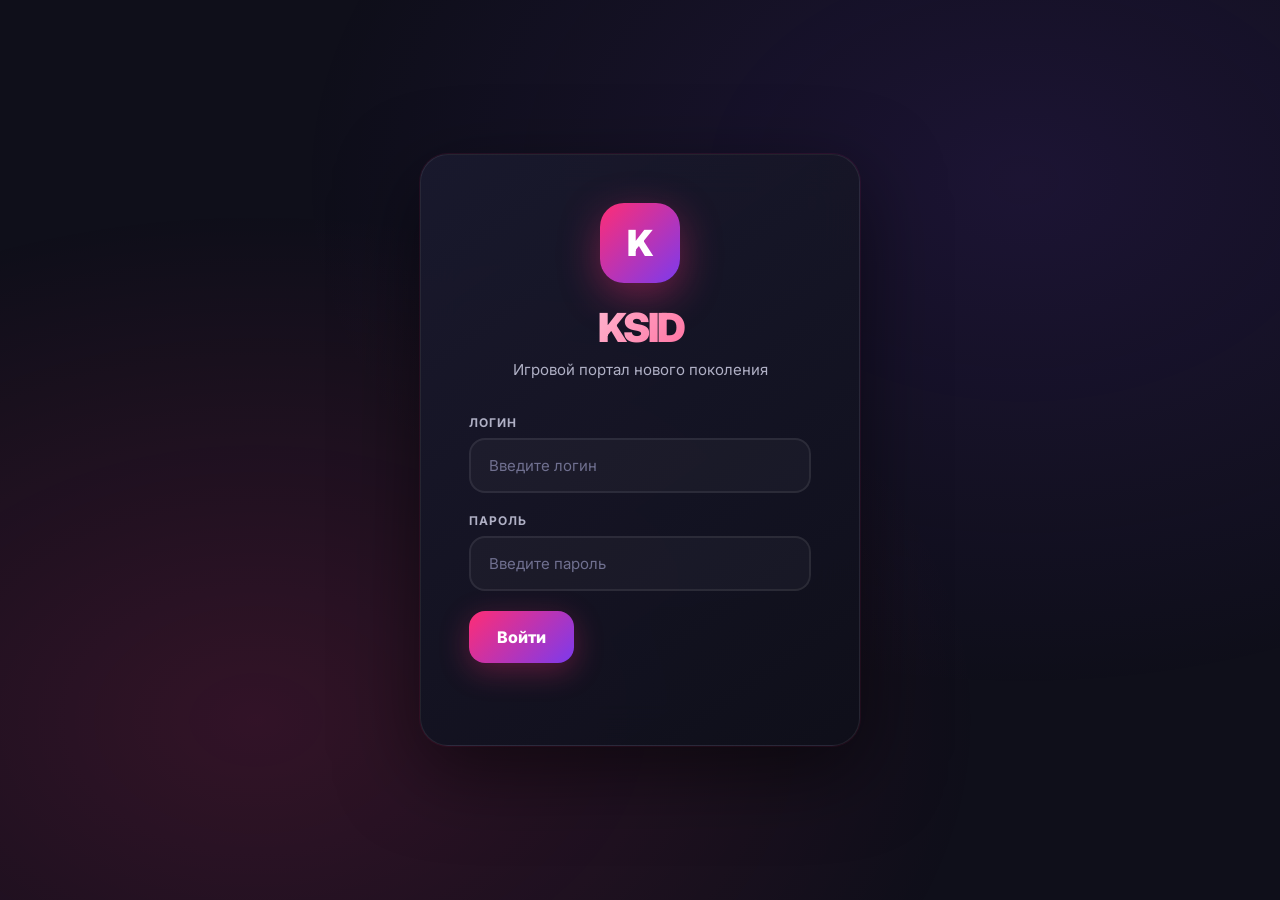
<file: index.html>
<!DOCTYPE html>
<html lang="ru">
<head>
<meta charset="UTF-8">
<meta name="viewport" content="width=device-width, initial-scale=1.0">
<title>KSID — Игровой портал</title>
<link href="https://fonts.googleapis.com/css2?family=Inter:wght@300;400;500;600;700;800;900&display=swap" rel="stylesheet">
<link rel="stylesheet" href="css/style.css">
<base target="_blank">
</head>
<body>

<div class="particles" id="particles"></div>

<!-- LOGIN -->
<div class="login-screen" id="loginScreen">
  <div class="login-card">
    <div class="login-logo">
      <div class="login-logo-icon">K</div>
      <h1>KSID</h1>
      <p>Игровой портал нового поколения</p>
    </div>
    <div class="input-group">
      <label>Логин</label>
      <div class="input-wrapper">
        <input type="text" id="loginInput" placeholder="Введите логин" autocomplete="off">
      </div>
    </div>
    <div class="input-group">
      <label>Пароль</label>
      <div class="input-wrapper">
        <input type="password" id="passwordInput" placeholder="Введите пароль">
      </div>
    </div>
    <button class="btn-glow" onclick="login()">Войти</button>
    <div class="error-msg" id="errorMsg"></div>
  </div>
</div>

<!-- APP -->
<div class="app" id="app">

<header class="header">
  <div class="header-inner">
    <a href="index.html" class="header-logo">
      <div class="header-logo-icon">K</div>
      KSID
    </a>
    <div class="header-search">
      <input type="text" placeholder="Поиск игр..." id="searchInput" onkeyup="searchGames()">
    </div>
    <div class="header-actions">
      <div class="account-menu">
        <button class="account-btn" onclick="toggleAccountMenu()">
          <div class="account-avatar" id="userAvatar">A</div>
          <span class="account-name" id="userName">Admin</span>
          <svg width="16" height="16" viewBox="0 0 24 24" fill="none" stroke="currentColor" stroke-width="2"><path d="M6 9l6 6 6-6"/></svg>
        </button>
        <div class="account-dropdown" id="accountDropdown">
          <div class="account-dropdown-header">
            <div class="account-avatar" id="dropdownAvatar">A</div>
            <div class="info">
              <h4 id="dropdownName">Admin</h4>
              <div class="email" id="dropdownEmail">admin@ksid.local</div>
              <div class="role" id="dropdownRole">Администратор</div>
            </div>
          </div>
          <button class="account-dropdown-item" onclick="changeAvatar()">
            <svg viewBox="0 0 24 24" fill="none" stroke="currentColor" stroke-width="2"><path d="M20 21v-2a4 4 0 00-4-4H8a4 4 0 00-4 4v2"/><circle cx="12" cy="7" r="4"/></svg>
            Сменить аватар
          </button>
          <button class="account-dropdown-item" onclick="openModal('emailModal')">
            <svg viewBox="0 0 24 24" fill="none" stroke="currentColor" stroke-width="2"><path d="M4 4h16c1.1 0 2 .9 2 2v12c0 1.1-.9 2-2 2H4c-1.1 0-2-.9-2-2V6c0-1.1.9-2 2-2z"/><polyline points="22,6 12,13 2,6"/></svg>
            Привязать Email
          </button>
          <button class="account-dropdown-item" onclick="openModal('changeEmailModal')">
            <svg viewBox="0 0 24 24" fill="none" stroke="currentColor" stroke-width="2"><path d="M17 21v-2a4 4 0 00-4-4H5a4 4 0 00-4 4v2"/><circle cx="9" cy="7" r="4"/><path d="M23 21v-2a4 4 0 00-3-3.87"/><path d="M16 3.13a4 4 0 010 7.75"/></svg>
            Сменить Email
          </button>
          <button class="account-dropdown-item" onclick="openModal('passwordModal')">
            <svg viewBox="0 0 24 24" fill="none" stroke="currentColor" stroke-width="2"><rect x="3" y="11" width="18" height="11" rx="2" ry="2"/><path d="M7 11V7a5 5 0 0110 0v4"/></svg>
            Сменить пароль
          </button>
          <button class="account-dropdown-item" id="adminPanelBtn" onclick="openModal('adminModal')" style="display:none">
            <svg viewBox="0 0 24 24" fill="none" stroke="currentColor" stroke-width="2"><path d="M12 4.354a4 4 0 110 5.292M15 21H3v-1a6 6 0 0112 0v1zm0 0h6v-1a6 6 0 00-9-5.197M13 7a4 4 0 11-8 0 4 4 0 018 0z"/></svg>
            Управление пользователями
          </button>
          <div style="border-top:1px solid var(--border); margin:4px 0;"></div>
          <button class="account-dropdown-item danger" onclick="deleteAccount()">
            <svg viewBox="0 0 24 24" fill="none" stroke="currentColor" stroke-width="2"><polyline points="3 6 5 6 21 6"/><path d="M19 6v14a2 2 0 01-2 2H7a2 2 0 01-2-2V6m3 0V4a2 2 0 012-2h4a2 2 0 012 2v2"/></svg>
            Удалить аккаунт
          </button>
          <button class="account-dropdown-item danger" onclick="logout()">
            <svg viewBox="0 0 24 24" fill="none" stroke="currentColor" stroke-width="2"><path d="M9 21H5a2 2 0 01-2-2V5a2 2 0 012-2h4"/><polyline points="16 17 21 12 16 7"/><line x1="21" y1="12" x2="9" y2="12"/></svg>
            Выйти
          </button>
        </div>
      </div>
    </div>
  </div>
</header>

<main class="main">

  <!-- HERO -->
  <div class="hero">
    <div class="hero-content">
      <div class="hero-badge">🔥 ХИТ НЕДЕЛИ</div>
      <h1 class="hero-title">Змейка Онлайн</h1>
      <p class="hero-desc">Классическая аркада в футуристичном оформлении. Собирай яблоки, расти, ставь рекорды и соревнуйся с друзьями!</p>
      <a href="snake.html" class="hero-btn">🎮 Играть сейчас</a>
    </div>
    <div class="hero-preview">🐍</div>
  </div>

  <!-- CATEGORIES -->
  <div class="categories">
    <button class="cat-btn active" onclick="filterGames('all',this)">🎲 Все</button>
    <button class="cat-btn" onclick="filterGames('arcade',this)">👾 Аркады</button>
    <button class="cat-btn" onclick="filterGames('puzzle',this)">🧩 Головоломки</button>
    <button class="cat-btn" onclick="filterGames('action',this)">⚔️ Экшен</button>
    <button class="cat-btn" onclick="filterGames('race',this)">🏎️ Гонки</button>
    <button class="cat-btn" onclick="filterGames('sport',this)">⚽ Спорт</button>
  </div>

  <!-- POPULAR -->
  <div class="section">
    <div class="section-header">
      <h2 class="section-title">🔥 Популярное</h2>
      <a href="#" class="section-link">Все →</a>
    </div>
    <div class="games-grid" id="gamesGrid">
      <a href="snake.html" class="game-card" data-category="arcade">
        <div class="game-thumb">🐍<span class="game-rating">⭐ 4.9</span></div>
        <div class="game-info">
          <div class="game-title">Змейка Онлайн</div>
          <div class="game-meta"><span class="game-tag">Аркада</span><span>2.5M 🔥</span></div>
        </div>
      </a>
      <a href="puzzle.html" class="game-card" data-category="puzzle">
        <div class="game-thumb">🧩<span class="game-rating">⭐ 4.7</span></div>
        <div class="game-info">
          <div class="game-title">Пазл Мастер</div>
          <div class="game-meta"><span class="game-tag">Головоломка</span><span>1.2M</span></div>
        </div>
      </a>
      <a href="space.html" class="game-card" data-category="arcade">
        <div class="game-thumb">👾<span class="game-rating">⭐ 4.8</span></div>
        <div class="game-info">
          <div class="game-title">Космические Захватчики</div>
          <div class="game-meta"><span class="game-tag">Аркада</span><span>890K</span></div>
        </div>
      </a>
      <a href="knight.html" class="game-card" data-category="action">
        <div class="game-thumb">⚔️<span class="game-rating">⭐ 4.6</span></div>
        <div class="game-info">
          <div class="game-title">Рыцарь Света</div>
          <div class="game-meta"><span class="game-tag">Экшен</span><span>3.1M</span></div>
        </div>
      </a>
      <a href="race.html" class="game-card" data-category="race">
        <div class="game-thumb">🏎️<span class="game-rating">⭐ 4.5</span></div>
        <div class="game-info">
          <div class="game-title">Гонки Без Границ</div>
          <div class="game-meta"><span class="game-tag">Гонки</span><span>1.8M</span></div>
        </div>
      </a>
      <a href="shooter.html" class="game-card" data-category="puzzle">
        <div class="game-thumb">🎯<span class="game-rating">⭐ 4.4</span></div>
        <div class="game-info">
          <div class="game-title">Стрелок Точности</div>
          <div class="game-meta"><span class="game-tag">Головоломка</span><span>670K</span></div>
        </div>
      </a>
      <a href="football.html" class="game-card" data-category="sport">
        <div class="game-thumb">⚽<span class="game-rating">⭐ 4.7</span></div>
        <div class="game-info">
          <div class="game-title">Футбол Онлайн</div>
          <div class="game-meta"><span class="game-tag">Спорт</span><span>2.2M</span></div>
        </div>
      </a>
      <a href="retro.html" class="game-card" data-category="arcade">
        <div class="game-thumb">🎮<span class="game-rating">⭐ 4.9</span></div>
        <div class="game-info">
          <div class="game-title">Ретро Аркада</div>
          <div class="game-meta"><span class="game-tag">Аркада</span><span>4.5M</span></div>
        </div>
      </a>
    </div>
  </div>

  <!-- NEW -->
  <div class="section">
    <div class="section-header">
      <h2 class="section-title">✨ Новинки</h2>
      <a href="#" class="section-link">Все →</a>
    </div>
    <div class="games-grid">
      <a href="underwater.html" class="game-card">
        <div class="game-thumb">🌊<span class="game-rating">⭐ 4.3</span></div>
        <div class="game-info">
          <div class="game-title">Подводный Мир</div>
          <div class="game-meta"><span class="game-tag">Новое</span><span>120K</span></div>
        </div>
      </a>
      <a href="mars.html" class="game-card">
        <div class="game-thumb">🚀<span class="game-rating">⭐ 4.8</span></div>
        <div class="game-info">
          <div class="game-title">Марс Колония</div>
          <div class="game-meta"><span class="game-tag">Новое</span><span>340K</span></div>
        </div>
      </a>
      <a href="dice.html" class="game-card">
        <div class="game-thumb">🎲<span class="game-rating">⭐ 4.2</span></div>
        <div class="game-info">
          <div class="game-title">Кости Удачи</div>
          <div class="game-meta"><span class="game-tag">Новое</span><span>89K</span></div>
        </div>
      </a>
      <a href="artist.html" class="game-card">
        <div class="game-thumb">🎨<span class="game-rating">⭐ 4.6</span></div>
        <div class="game-info">
          <div class="game-title">Художник 3D</div>
          <div class="game-meta"><span class="game-tag">Новое</span><span>210K</span></div>
        </div>
      </a>
    </div>
  </div>

</main>
</div>

<!-- PASSWORD MODAL -->
<div class="modal-overlay" id="passwordModal">
  <div class="modal">
    <div class="modal-header"><h3>🔐 Сменить пароль</h3><button class="modal-close" onclick="closeModal('passwordModal')">×</button></div>
    <div class="modal-body">
      <div class="form-row"><label>Новый пароль</label><input type="password" id="newPassword" placeholder="Минимум 6 символов"></div>
      <div class="form-row"><label>Повторите пароль</label><input type="password" id="confirmPassword" placeholder="Повторите"></div>
      <button class="btn-glow" style="width:auto;" onclick="changePassword()">Обновить</button>
    </div>
  </div>
</div>

<!-- EMAIL BIND MODAL -->
<div class="modal-overlay" id="emailModal">
  <div class="modal">
    <div class="modal-header"><h3>📧 Привязать Email</h3><button class="modal-close" onclick="closeModal('emailModal')">×</button></div>
    <div class="modal-body">
      <p style="color:var(--text-2);font-size:14px;margin-bottom:16px;">На ваш email придёт 6-значный код. Введите его для подтверждения.</p>
      <div class="form-row"><label>Ваш Email</label><input type="email" id="bindEmailInput" placeholder="example@mail.ru"></div>
      <button class="btn-glow" style="width:auto;margin-bottom:16px;" onclick="bindEmail()">Отправить код</button>
      <div id="emailCodeSection" style="display:none;">
        <div class="form-row"><label>Код из письма</label><input type="text" id="emailCodeInput" placeholder="123456" maxlength="6"></div>
        <button class="btn-glow" style="width:auto;" onclick="confirmEmailCode()">Подтвердить</button>
      </div>
    </div>
  </div>
</div>

<!-- CHANGE EMAIL MODAL -->
<div class="modal-overlay" id="changeEmailModal">
  <div class="modal">
    <div class="modal-header"><h3>📧 Сменить Email</h3><button class="modal-close" onclick="closeModal('changeEmailModal')">×</button></div>
    <div class="modal-body">
      <p style="color:var(--text-2);font-size:14px;margin-bottom:16px;">Для смены email введите текущий пароль и новый email.</p>
      <div class="form-row"><label>Текущий пароль</label><input type="password" id="changeEmailPass" placeholder="Ваш пароль"></div>
      <div class="form-row"><label>Новый Email</label><input type="email" id="changeEmailNew" placeholder="new@mail.ru"></div>
      <button class="btn-secondary" style="margin-bottom:16px;" onclick="sendChangeEmailCode()">Отправить код</button>
      <div class="form-row"><label>Код подтверждения</label><input type="text" id="changeEmailCode" placeholder="123456" maxlength="6"></div>
      <button class="btn-glow" style="width:auto;" onclick="changeEmail()">Сменить Email</button>
    </div>
  </div>
</div>

<!-- ADMIN MODAL -->
<div class="modal-overlay" id="adminModal">
  <div class="modal">
    <div class="modal-header"><h3>👥 Управление пользователями</h3><button class="modal-close" onclick="closeModal('adminModal')">×</button></div>
    <div class="modal-body">
      <div style="display:flex;gap:10px;margin-bottom:20px;">
        <input type="text" id="newUserLogin" placeholder="Логин" style="flex:1;padding:10px;background:rgba(255,255,255,0.03);border:1px solid var(--border);border-radius:10px;color:var(--text);font-family:inherit;">
        <input type="text" id="newUserPass" placeholder="Пароль" style="flex:1;padding:10px;background:rgba(255,255,255,0.03);border:1px solid var(--border);border-radius:10px;color:var(--text);font-family:inherit;">
        <button class="btn-small" onclick="addUser()">Создать</button>
      </div>
      <table class="users-table">
        <thead><tr><th>Пользователь</th><th>Роль</th><th>Дата</th><th>Действия</th></tr></thead>
        <tbody id="usersTableBody"></tbody>
      </table>
    </div>
  </div>
</div>

<!-- CONFIRM DIALOG -->
<div class="confirm-overlay" id="confirmOverlay">
  <div class="confirm-box">
    <h3 id="confirmTitle">Подтвердите</h3>
    <p id="confirmText">Вы уверены?</p>
    <div class="confirm-buttons">
      <button class="confirm-btn-cancel" onclick="confirmNo()">Отмена</button>
      <button class="confirm-btn-confirm" onclick="confirmYes()">Да, подтверждаю</button>
    </div>
  </div>
</div>

<div class="toast" id="toast"></div>

<script src="js/auth.js"></script>
<script>
function filterGames(cat, btn) {
  document.querySelectorAll('.cat-btn').forEach(b => b.classList.remove('active'));
  btn.classList.add('active');
  document.querySelectorAll('#gamesGrid .game-card').forEach(c => {
    c.style.display = (cat === 'all' || c.dataset.category === cat) ? 'block' : 'none';
  });
}
function searchGames() {
  const q = document.getElementById('searchInput').value.toLowerCase();
  document.querySelectorAll('.game-card').forEach(c => {
    c.style.display = c.querySelector('.game-title').textContent.toLowerCase().includes(q) ? 'block' : 'none';
  });
}
</script>
</body>
</html>
</file>
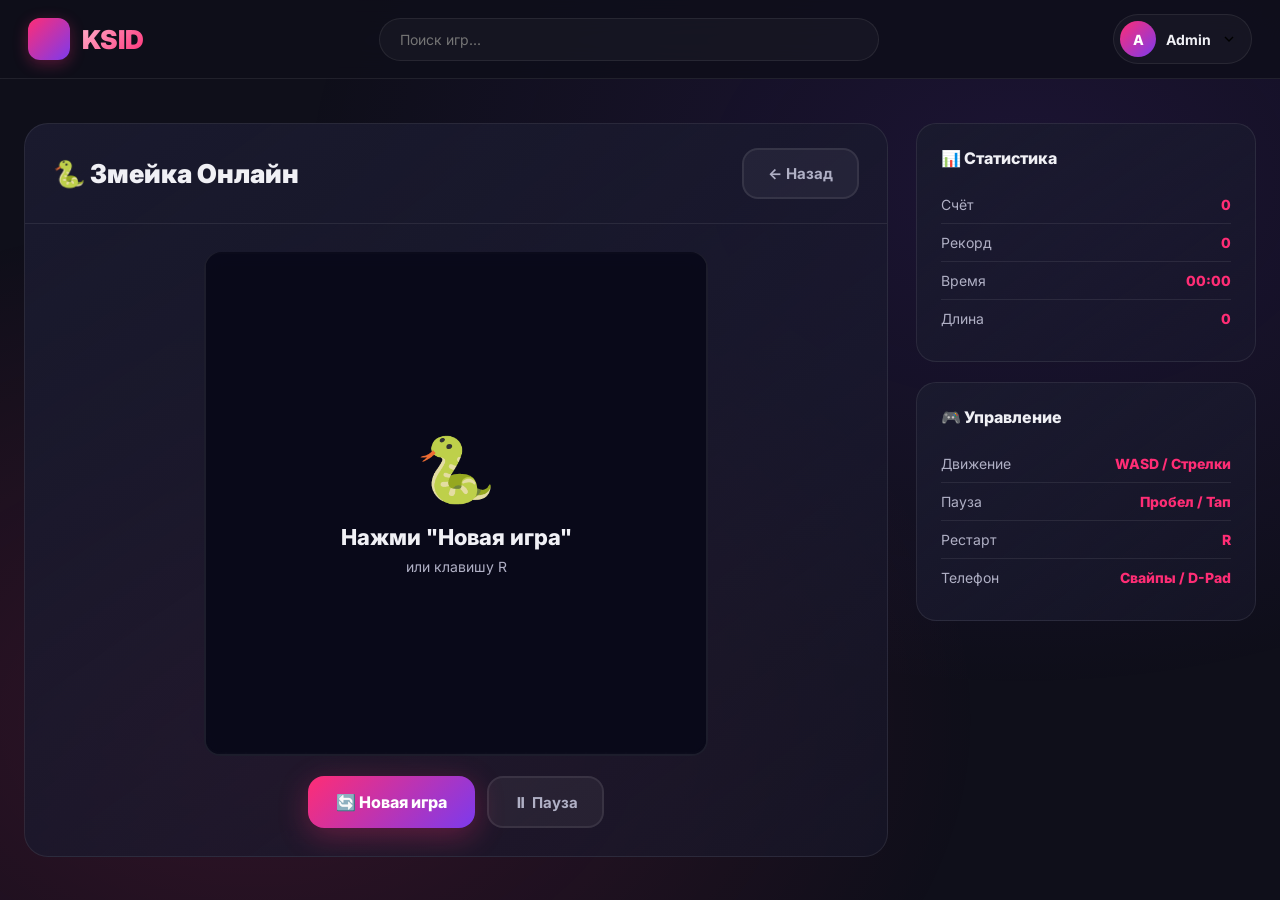
<file: snake.html>
<!DOCTYPE html>
<html lang="ru">
<head>
<meta charset="UTF-8">
<meta name="viewport" content="width=device-width, initial-scale=1.0, user-scalable=no">
<title>🐍 Змейка — KSID</title>
<link href="https://fonts.googleapis.com/css2?family=Inter:wght@300;400;500;600;700;800;900&display=swap" rel="stylesheet">
<link rel="stylesheet" href="css/style.css">
<link rel="stylesheet" href="css/snake.css">
</head>
<body>

<div class="particles" id="particles"></div>

<header class="header">
  <div class="header-inner">
    <a href="index.html" class="header-logo">
      <div class="header-logo-icon">K</div>
      KSID
    </a>
    <div class="header-search">
      <input type="text" placeholder="Поиск игр...">
    </div>
    <div class="header-actions">
      <div class="account-menu">
        <button class="account-btn" onclick="toggleAccountMenu()">
          <div class="account-avatar" id="userAvatar">A</div>
          <span class="account-name" id="userName">Admin</span>
          <svg width="16" height="16" viewBox="0 0 24 24" fill="none" stroke="currentColor" stroke-width="2"><path d="M6 9l6 6 6-6"/></svg>
        </button>
        <div class="account-dropdown" id="accountDropdown">
          <div class="account-dropdown-header">
            <div class="account-avatar" id="dropdownAvatar">A</div>
            <div class="info">
              <h4 id="dropdownName">Admin</h4>
              <div class="email" id="dropdownEmail">admin@ksid.local</div>
              <div class="role" id="dropdownRole">Администратор</div>
            </div>
          </div>
          <button class="account-dropdown-item" onclick="changeAvatar()">
            <svg viewBox="0 0 24 24" fill="none" stroke="currentColor" stroke-width="2"><path d="M20 21v-2a4 4 0 00-4-4H8a4 4 0 00-4 4v2"/><circle cx="12" cy="7" r="4"/></svg>
            Сменить аватар
          </button>
          <button class="account-dropdown-item" onclick="openModal('passwordModal')">
            <svg viewBox="0 0 24 24" fill="none" stroke="currentColor" stroke-width="2"><rect x="3" y="11" width="18" height="11" rx="2" ry="2"/><path d="M7 11V7a5 5 0 0110 0v4"/></svg>
            Сменить пароль
          </button>
          <button class="account-dropdown-item" id="adminPanelBtn" onclick="openModal('adminModal')" style="display:none">
            <svg viewBox="0 0 24 24" fill="none" stroke="currentColor" stroke-width="2"><path d="M12 4.354a4 4 0 110 5.292M15 21H3v-1a6 6 0 0112 0v1zm0 0h6v-1a6 6 0 00-9-5.197M13 7a4 4 0 11-8 0 4 4 0 018 0z"/></svg>
            Управление пользователями
          </button>
          <div style="border-top:1px solid var(--border); margin:4px 0;"></div>
          <button class="account-dropdown-item danger" onclick="logout()">
            <svg viewBox="0 0 24 24" fill="none" stroke="currentColor" stroke-width="2"><path d="M9 21H5a2 2 0 01-2-2V5a2 2 0 012-2h4"/><polyline points="16 17 21 12 16 7"/><line x1="21" y1="12" x2="9" y2="12"/></svg>
            Выйти
          </button>
        </div>
      </div>
    </div>
  </div>
</header>

<main class="main">
  <div class="game-page">
    <div class="game-container">
      <div class="game-header">
        <h1>🐍 Змейка Онлайн</h1>
        <button class="btn-secondary" onclick="location.href='index.html'">← Назад</button>
      </div>
      <div class="game-area" id="gameArea">
        <canvas id="gameCanvas" width="500" height="500" class="game-canvas"></canvas>
        <div class="game-overlay" id="gameOverlay">
          <div class="overlay-content">
            <div class="overlay-icon">🐍</div>
            <h2 id="overlayTitle">Нажми "Новая игра"</h2>
            <p id="overlaySubtitle">или клавишу R</p>
          </div>
        </div>
        <div class="game-controls">
          <button class="btn-glow" id="btnNewGame" onclick="startGame()">🔄 Новая игра</button>
          <button class="btn-secondary" id="btnPause" onclick="togglePause()">⏸ Пауза</button>
        </div>
        <div class="swipe-hint">👆 Свайпай пальцем или используй кнопки</div>
        <div class="d-pad" id="dPad">
          <div class="d-pad-grid">
            <div class="d-empty"></div>
            <button class="d-btn" data-dir="up">▲</button>
            <div class="d-empty"></div>
            <button class="d-btn" data-dir="left">◀</button>
            <button class="d-btn d-btn-center" id="btnPausePad">⏸</button>
            <button class="d-btn" data-dir="right">▶</button>
            <div class="d-empty"></div>
            <button class="d-btn" data-dir="down">▼</button>
            <div class="d-empty"></div>
          </div>
        </div>
      </div>
    </div>

    <div class="game-sidebar">
      <div class="sidebar-card">
        <h3>📊 Статистика</h3>
        <div class="stat-row"><span class="stat-label">Счёт</span><span class="stat-value" id="statScore">0</span></div>
        <div class="stat-row"><span class="stat-label">Рекорд</span><span class="stat-value" id="statHigh">0</span></div>
        <div class="stat-row"><span class="stat-label">Время</span><span class="stat-value" id="statTime">00:00</span></div>
        <div class="stat-row"><span class="stat-label">Длина</span><span class="stat-value" id="statLen">1</span></div>
      </div>
      <div class="sidebar-card">
        <h3>🎮 Управление</h3>
        <div class="stat-row"><span class="stat-label">Движение</span><span class="stat-value">WASD / Стрелки</span></div>
        <div class="stat-row"><span class="stat-label">Пауза</span><span class="stat-value">Пробел / Тап</span></div>
        <div class="stat-row"><span class="stat-label">Рестарт</span><span class="stat-value">R</span></div>
        <div class="stat-row"><span class="stat-label">Телефон</span><span class="stat-value">Свайпы / D-Pad</span></div>
      </div>
    </div>
  </div>
</main>

<!-- PASSWORD MODAL -->
<div class="modal-overlay" id="passwordModal">
  <div class="modal">
    <div class="modal-header"><h3>🔐 Сменить пароль</h3><button class="modal-close" onclick="closeModal('passwordModal')">×</button></div>
    <div class="modal-body">
      <div class="form-row"><label>Новый пароль</label><input type="password" id="newPassword" placeholder="Минимум 6 символов"></div>
      <div class="form-row"><label>Повторите пароль</label><input type="password" id="confirmPassword" placeholder="Повторите"></div>
      <button class="btn-glow" style="width:auto;" onclick="changePassword()">Обновить</button>
    </div>
  </div>
</div>

<!-- ADMIN MODAL -->
<div class="modal-overlay" id="adminModal">
  <div class="modal">
    <div class="modal-header"><h3>👥 Управление пользователями</h3><button class="modal-close" onclick="closeModal('adminModal')">×</button></div>
    <div class="modal-body">
      <div style="display:flex;gap:10px;margin-bottom:20px;">
        <input type="text" id="newUserLogin" placeholder="Логин" style="flex:1;padding:10px;background:rgba(255,255,255,0.03);border:1px solid var(--border);border-radius:10px;color:var(--text);font-family:inherit;">
        <input type="text" id="newUserPass" placeholder="Пароль" style="flex:1;padding:10px;background:rgba(255,255,255,0.03);border:1px solid var(--border);border-radius:10px;color:var(--text);font-family:inherit;">
        <button class="btn-small" onclick="addUser()">Создать</button>
      </div>
      <table class="users-table">
        <thead><tr><th>Пользователь</th><th>Роль</th><th>Дата</th><th>Действия</th></tr></thead>
        <tbody id="usersTableBody"></tbody>
      </table>
    </div>
  </div>
</div>

<!-- CONFIRM -->
<div class="confirm-overlay" id="confirmOverlay">
  <div class="confirm-box">
    <h3 id="confirmTitle">Подтвердите</h3>
    <p id="confirmText">Вы уверены?</p>
    <div class="confirm-buttons">
      <button class="confirm-btn-cancel" onclick="confirmNo()">Отмена</button>
      <button class="confirm-btn-confirm" onclick="confirmYes()">Да, подтверждаю</button>
    </div>
  </div>
</div>

<div class="toast" id="toast"></div>

<script src="js/auth.js"></script>
<script src="js/snake.js"></script>
</body>
</html>
</file>
<file: css/style.css>
@import url('https://fonts.googleapis.com/css2?family=Inter:wght@300;400;500;600;700;800;900&display=swap');

:root {
  --bg: #0f0f1a;
  --bg-card: #1a1a2e;
  --bg-hover: #252545;
  --accent: #ff2d75;
  --accent-2: #7c3aed;
  --accent-glow: rgba(255,45,117,0.3);
  --text: #f0f0f5;
  --text-2: #b0b0c5;
  --text-3: #707090;
  --border: rgba(255,255,255,0.08);
  --success: #00e676;
  --danger: #ff1744;
  --warning: #ff9100;
  --info: #2979ff;
  --gold: #ffd700;
}

* { margin:0; padding:0; box-sizing:border-box; }

body {
  font-family:'Inter',sans-serif;
  background: var(--bg);
  color: var(--text);
  min-height:100vh;
  overflow-x:hidden;
}

body::before {
  content:'';
  position:fixed; inset:0;
  background:
    radial-gradient(ellipse at 20% 80%, rgba(255,45,117,0.15) 0%, transparent 50%),
    radial-gradient(ellipse at 80% 20%, rgba(124,58,237,0.12) 0%, transparent 50%);
  z-index:-2;
  animation:bgPulse 20s ease-in-out infinite;
}

@keyframes bgPulse {
  0%,100%{ transform:scale(1) rotate(0deg); }
  33%{ transform:scale(1.1) rotate(1deg); }
  66%{ transform:scale(0.95) rotate(-1deg); }
}

.particles {
  position:fixed; inset:0; z-index:-1;
  pointer-events:none; overflow:hidden;
}
.particle {
  position:absolute; width:4px; height:4px;
  background:var(--accent); border-radius:50%;
  opacity:0.3; animation:floatUp linear infinite;
}
@keyframes floatUp {
  0%{ transform:translateY(100vh) scale(0); opacity:0; }
  10%{ opacity:0.3; }
  90%{ opacity:0.3; }
  100%{ transform:translateY(-10vh) scale(1); opacity:0; }
}

/* ===== LOGIN ===== */
.login-screen {
  display:flex; align-items:center; justify-content:center;
  min-height:100vh; padding:20px;
}

.login-card {
  background: linear-gradient(145deg, rgba(26,26,46,0.95), rgba(15,15,26,0.98));
  backdrop-filter:blur(20px);
  border:1px solid var(--border); border-radius:28px;
  padding:48px; width:100%; max-width:440px;
  box-shadow: 0 25px 80px rgba(0,0,0,0.5), 0 0 0 1px rgba(255,45,117,0.1);
  animation:fadeInUp 0.6s ease;
}

@keyframes fadeInUp {
  from{ opacity:0; transform:translateY(40px); }
  to{ opacity:1; transform:translateY(0); }
}

.login-logo { text-align:center; margin-bottom:36px; }

.login-logo-icon {
  width:80px; height:80px;
  background: linear-gradient(135deg, var(--accent), var(--accent-2));
  border-radius:24px;
  display:inline-flex; align-items:center; justify-content:center;
  font-size:36px; font-weight:900; color:#fff;
  margin-bottom:20px;
  box-shadow: 0 12px 40px rgba(255,45,117,0.4);
  animation:logoFloat 3s ease-in-out infinite;
}

@keyframes logoFloat {
  0%,100%{ transform:translateY(0) rotate(0deg); }
  50%{ transform:translateY(-10px) rotate(2deg); }
}

.login-logo h1 {
  font-size:40px; font-weight:900;
  background: linear-gradient(135deg, #fff, var(--accent));
  -webkit-background-clip:text; -webkit-text-fill-color:transparent;
  letter-spacing:-2px;
}

.login-logo p { color:var(--text-2); margin-top:8px; font-size:15px; }

.input-group { margin-bottom:20px; }
.input-group label {
  display:block; margin-bottom:8px;
  font-size:12px; font-weight:700; color:var(--text-2);
  text-transform:uppercase; letter-spacing:1px;
}

.input-wrapper { position:relative; }

.input-wrapper input {
  width:100%; padding:16px 18px;
  background: rgba(255,255,255,0.03);
  border:2px solid var(--border); border-radius:16px;
  color:var(--text); font-size:15px; font-family:inherit;
  transition:all 0.3s; outline:none;
}

.input-wrapper input:focus {
  border-color:var(--accent);
  box-shadow: 0 0 0 4px var(--accent-glow), inset 0 1px 2px rgba(255,45,117,0.1);
  background: rgba(255,255,255,0.05);
}

.input-wrapper input::placeholder { color:var(--text-3); }

/* ===== BUTTONS ===== */
.btn-glow {
  padding:16px 28px;
  background: linear-gradient(135deg, var(--accent), var(--accent-2));
  border:none; border-radius:16px;
  color:#fff; font-size:16px; font-weight:800;
  font-family:inherit; cursor:pointer;
  transition:all 0.3s;
  position:relative; overflow:hidden;
  box-shadow: 0 8px 30px rgba(255,45,117,0.3);
  display:inline-flex; align-items:center; justify-content:center;
  gap:8px;
}

.btn-glow:hover {
  transform:translateY(-2px);
  box-shadow: 0 12px 40px rgba(255,45,117,0.5);
}

.btn-glow::after {
  content:''; position:absolute;
  top:0; left:-100%; width:100%; height:100%;
  background: linear-gradient(90deg, transparent, rgba(255,255,255,0.2), transparent);
  transition:left 0.6s;
}

.btn-glow:hover::after { left:100%; }

.btn-glow:active { transform:translateY(0); }

.btn-secondary {
  padding:14px 24px;
  background: rgba(255,255,255,0.05);
  border:2px solid var(--border); border-radius:16px;
  color:var(--text-2); font-size:15px; font-weight:700;
  font-family:inherit; cursor:pointer;
  transition:all 0.3s;
  display:inline-flex; align-items:center; justify-content:center;
  gap:8px;
}

.btn-secondary:hover {
  background: rgba(255,255,255,0.1);
  border-color:var(--accent);
  color:var(--text);
  box-shadow: 0 4px 15px var(--accent-glow);
}

.btn-secondary:active { transform:translateY(0); }

.btn-small {
  padding:12px 24px;
  background: linear-gradient(135deg, var(--accent), var(--accent-2));
  border:none; border-radius:14px;
  color:#fff; font-size:14px; font-weight:700;
  font-family:inherit; cursor:pointer;
  transition:all 0.3s;
  box-shadow: 0 4px 15px rgba(255,45,117,0.3);
}

.btn-small:hover {
  transform:translateY(-2px);
  box-shadow: 0 8px 25px rgba(255,45,117,0.5);
}

.btn-danger {
  background: var(--danger);
}

.btn-danger:hover {
  box-shadow: 0 4px 15px rgba(255,23,68,0.4);
}

.error-msg {
  color:var(--danger); font-size:14px;
  margin-top:14px; text-align:center;
  opacity:0; transition:opacity 0.3s; min-height:20px;
  font-weight:700;
}
.error-msg.show { opacity:1; }

/* ===== APP ===== */
.app { display:none; }

/* ===== HEADER ===== */
.header {
  position:sticky; top:0; z-index:100;
  background: rgba(15,15,26,0.85);
  backdrop-filter:blur(20px);
  border-bottom:1px solid var(--border);
}

.header-inner {
  max-width:1400px; margin:0 auto;
  padding:14px 28px;
  display:flex; align-items:center; justify-content:space-between;
}

.header-logo {
  display:flex; align-items:center; gap:12px;
  font-size:26px; font-weight:900;
  background: linear-gradient(135deg, #fff, var(--accent));
  -webkit-background-clip:text; -webkit-text-fill-color:transparent;
  text-decoration:none;
}

.header-logo-icon {
  width:42px; height:42px;
  background: linear-gradient(135deg, var(--accent), var(--accent-2));
  border-radius:12px;
  display:flex; align-items:center; justify-content:center;
  color:#fff; font-size:20px; font-weight:900;
  box-shadow: 0 4px 15px rgba(255,45,117,0.3);
}

.header-search { flex:1; max-width:500px; margin:0 28px; }

.header-search input {
  width:100%; padding:12px 20px;
  background: rgba(255,255,255,0.03);
  border:1px solid var(--border); border-radius:28px;
  color:var(--text); font-size:14px; font-family:inherit;
  outline:none; transition:all 0.3s;
}

.header-search input:focus {
  border-color:var(--accent);
  box-shadow: 0 0 0 3px var(--accent-glow);
}

/* ===== ACCOUNT ===== */
.account-menu { position:relative; }

.account-btn {
  display:flex; align-items:center; gap:10px;
  padding:6px 14px 6px 6px;
  background: rgba(255,255,255,0.03);
  border:1px solid var(--border); border-radius:28px;
  cursor:pointer; transition:all 0.3s;
  font-family:inherit;
}

.account-btn:hover {
  border-color:var(--accent);
  box-shadow: 0 0 0 3px var(--accent-glow);
}

.account-avatar {
  width:36px; height:36px;
  background: linear-gradient(135deg, var(--accent), var(--accent-2));
  border-radius:50%;
  display:flex; align-items:center; justify-content:center;
  color:#fff; font-size:14px; font-weight:800;
  overflow:hidden;
}

.account-avatar img { width:100%; height:100%; object-fit:cover; }

.account-name { font-size:14px; font-weight:700; color:var(--text); }

.account-dropdown {
  position:absolute; top:calc(100% + 10px); right:0;
  width:300px;
  background: linear-gradient(145deg, var(--bg-card), rgba(26,26,46,0.98));
  border:1px solid var(--border); border-radius:20px;
  box-shadow: 0 20px 60px rgba(0,0,0,0.5);
  opacity:0; visibility:hidden;
  transform:translateY(-10px) scale(0.95);
  transition:all 0.2s cubic-bezier(0.34,1.56,0.64,1);
  overflow:hidden;
}

.account-dropdown.show {
  opacity:1; visibility:visible;
  transform:translateY(0) scale(1);
}

.account-dropdown-header {
  padding:20px;
  border-bottom:1px solid var(--border);
  display:flex; align-items:center; gap:14px;
}

.account-dropdown-header .account-avatar {
  width:52px; height:52px; font-size:20px;
}

.account-dropdown-header .info h4 { font-size:15px; font-weight:800; }
.account-dropdown-header .info .email { font-size:12px; color:var(--text-3); margin-top:2px; }
.account-dropdown-header .info .role {
  font-size:11px; color:var(--accent); font-weight:700;
  margin-top:4px; text-transform:uppercase; letter-spacing:1px;
}

.account-dropdown-item {
  display:flex; align-items:center; gap:14px;
  padding:14px 20px;
  color:var(--text-2); font-size:14px; font-weight:600;
  cursor:pointer; transition:all 0.15s;
  border:none; background:none;
  width:100%; text-align:left; font-family:inherit;
}

.account-dropdown-item:hover {
  background: rgba(255,255,255,0.03);
  color:var(--text);
}

.account-dropdown-item.danger:hover { color:var(--danger); background:rgba(255,23,68,0.05); }

.account-dropdown-item svg { width:20px; height:20px; opacity:0.5; }

/* ===== MAIN ===== */
.main {
  max-width:1400px; margin:0 auto;
  padding:24px;
}

/* ===== HERO ===== */
.hero {
  background: linear-gradient(135deg, rgba(255,45,117,0.2), rgba(124,58,237,0.15));
  border:1px solid rgba(255,45,117,0.15); border-radius:24px;
  padding:48px; margin-bottom:36px;
  position:relative; overflow:hidden;
  display:flex; align-items:center; justify-content:space-between;
  gap:40px;
}

.hero::before {
  content:''; position:absolute;
  top:-50%; right:-10%; width:500px; height:500px;
  background: radial-gradient(circle, rgba(255,45,117,0.2) 0%, transparent 70%);
  border-radius:50%; animation:pulseGlow 4s ease-in-out infinite;
}

@keyframes pulseGlow {
  0%,100%{ opacity:0.5; transform:scale(1); }
  50%{ opacity:1; transform:scale(1.1); }
}

.hero-content { position:relative; z-index:1; flex:1; }

.hero-badge {
  display:inline-flex; align-items:center; gap:8px;
  padding:8px 18px;
  background: rgba(255,45,117,0.15);
  border:1px solid rgba(255,45,117,0.2); border-radius:24px;
  font-size:13px; font-weight:700; color:var(--accent);
  margin-bottom:20px;
}

.hero-title {
  font-size:48px; font-weight:900;
  margin-bottom:16px; line-height:1.1;
  background: linear-gradient(135deg, #fff, var(--accent));
  -webkit-background-clip:text; -webkit-text-fill-color:transparent;
}

.hero-desc {
  font-size:17px; color:var(--text-2);
  margin-bottom:28px; max-width:520px; line-height:1.6;
}

.hero-btn {
  padding:18px 40px;
  background: linear-gradient(135deg, var(--accent), var(--accent-2));
  color:#fff; border:none; border-radius:16px;
  font-size:17px; font-weight:800; font-family:inherit;
  cursor:pointer; transition:all 0.3s;
  box-shadow: 0 10px 30px rgba(255,45,117,0.3);
  text-decoration:none; display:inline-flex; align-items:center; gap:10px;
}

.hero-btn:hover {
  transform:translateY(-3px);
  box-shadow: 0 15px 40px rgba(255,45,117,0.5);
}

.hero-preview {
  position:relative; z-index:1;
  width:340px; height:220px;
  background: rgba(255,255,255,0.03);
  border-radius:20px;
  border:1px solid rgba(255,255,255,0.08);
  display:flex; align-items:center; justify-content:center;
  font-size:100px;
  animation:heroFloat 4s ease-in-out infinite;
}

@keyframes heroFloat {
  0%,100%{ transform:translateY(0); }
  50%{ transform:translateY(-12px); }
}

/* ===== CATEGORIES ===== */
.categories {
  display:flex; gap:12px;
  margin-bottom:28px;
  overflow-x:auto;
  padding-bottom:6px;
}
.categories::-webkit-scrollbar { display:none; }

.cat-btn {
  padding:12px 24px;
  background: rgba(255,255,255,0.03);
  border:1px solid var(--border); border-radius:28px;
  font-size:14px; font-weight:700; color:var(--text-2);
  cursor:pointer; transition:all 0.3s;
  white-space:nowrap; font-family:inherit;
}

.cat-btn:hover, .cat-btn.active {
  background: linear-gradient(135deg, var(--accent), var(--accent-2));
  color:#fff; border-color:transparent;
  box-shadow: 0 4px 20px rgba(255,45,117,0.3);
  transform:translateY(-1px);
}

/* ===== SECTIONS ===== */
.section { margin-bottom:40px; }

.section-header {
  display:flex; align-items:center; justify-content:space-between;
  margin-bottom:24px;
}

.section-title {
  font-size:24px; font-weight:800;
  display:flex; align-items:center; gap:12px;
}

.section-link {
  color:var(--accent); font-size:14px; font-weight:700;
  text-decoration:none; display:flex; align-items:center; gap:6px;
  transition:all 0.2s;
}
.section-link:hover { gap:10px; }

/* ===== GAMES GRID ===== */
.games-grid {
  display:grid;
  grid-template-columns:repeat(auto-fill, minmax(220px, 1fr));
  gap:24px;
}

.game-card {
  background: linear-gradient(145deg, var(--bg-card), rgba(26,26,46,0.5));
  border-radius:20px; overflow:hidden;
  border:1px solid var(--border);
  transition:all 0.4s cubic-bezier(0.34,1.56,0.64,1);
  cursor:pointer;
  text-decoration:none; color:inherit; display:block;
  position:relative;
}

.game-card::before {
  content:''; position:absolute; inset:0;
  background: linear-gradient(135deg, rgba(255,45,117,0), rgba(124,58,237,0));
  opacity:0; transition:opacity 0.3s;
  z-index:0; border-radius:20px;
}

.game-card:hover::before { opacity:0.1; }

.game-card:hover {
  transform:translateY(-8px) scale(1.02);
  box-shadow: 0 20px 50px rgba(0,0,0,0.4), 0 0 0 1px rgba(255,45,117,0.2);
  border-color:rgba(255,45,117,0.3);
}

.game-thumb {
  width:100%; aspect-ratio:16/10;
  display:flex; align-items:center; justify-content:center;
  font-size:56px; position:relative; overflow:hidden;
}

.game-card:nth-child(1) .game-thumb { background: linear-gradient(135deg, #1a0a2e, #2d1b69); }
.game-card:nth-child(2) .game-thumb { background: linear-gradient(135deg, #0a1a2e, #1b3d69); }
.game-card:nth-child(3) .game-thumb { background: linear-gradient(135deg, #1a1a0a, #3d3d1b); }
.game-card:nth-child(4) .game-thumb { background: linear-gradient(135deg, #1a0a0a, #691b1b); }
.game-card:nth-child(5) .game-thumb { background: linear-gradient(135deg, #0a1a0a, #1b691b); }
.game-card:nth-child(6) .game-thumb { background: linear-gradient(135deg, #0a1a1a, #1b6969); }
.game-card:nth-child(7) .game-thumb { background: linear-gradient(135deg, #1a0a1a, #691b69); }
.game-card:nth-child(8) .game-thumb { background: linear-gradient(135deg, #1a1a0a, #69691b); }

.game-rating {
  position:absolute; top:10px; right:10px;
  background: rgba(0,0,0,0.6); color:var(--gold);
  padding:6px 12px; border-radius:14px;
  font-size:13px; font-weight:800;
  display:flex; align-items:center; gap:4px;
  backdrop-filter:blur(10px);
  border:1px solid rgba(255,215,0,0.2);
}

.game-info { padding:18px; position:relative; z-index:1; }

.game-title {
  font-size:15px; font-weight:800;
  margin-bottom:8px;
  white-space:nowrap; overflow:hidden; text-overflow:ellipsis;
}

.game-meta {
  display:flex; align-items:center; justify-content:space-between;
  font-size:13px; color:var(--text-3);
}

.game-tag {
  padding:4px 12px;
  background: rgba(255,255,255,0.05); border-radius:12px;
  font-size:12px; font-weight:700; color:var(--text-2);
}

/* ===== MODALS ===== */
.modal-overlay {
  display: none !important;
  position: fixed; top:0; left:0;
  width:100%; height:100%;
  background: rgba(0,0,0,0.85);
  z-index: 1000;
  align-items: center; justify-content: center;
  padding: 20px;
  backdrop-filter: blur(15px);
}

.modal-overlay.active {
  display: flex !important;
}

.modal {
  background: linear-gradient(145deg, #1a1a2e, #0f0f1a);
  border: 1px solid var(--border);
  border-radius: 24px;
  width: 100%; max-width: 480px;
  max-height: 90vh;
  overflow: hidden;
  box-shadow: 0 30px 100px rgba(0,0,0,0.7);
  animation: modalIn 0.35s cubic-bezier(0.34,1.56,0.64,1);
}

@keyframes modalIn {
  from { opacity: 0; transform: scale(0.9) translateY(30px); }
  to { opacity: 1; transform: scale(1) translateY(0); }
}

.modal-header {
  padding: 24px 28px;
  border-bottom: 1px solid var(--border);
  display: flex; align-items: center; justify-content: space-between;
}

.modal-header h3 {
  font-size: 18px; font-weight: 800;
  display: flex; align-items: center; gap: 10px;
}

.modal-close {
  width: 36px; height: 36px;
  border-radius: 10px; border: none;
  background: rgba(255,255,255,0.05);
  color: var(--text-2); font-size: 20px;
  cursor: pointer;
  display: flex; align-items: center; justify-content: center;
  transition: all 0.2s;
}

.modal-close:hover {
  background: var(--danger); color: #fff;
}

.modal-body {
  padding: 28px;
  overflow-y: auto;
  max-height: 65vh;
}

.modal-body > p {
  color: var(--text-2); font-size: 14px;
  line-height: 1.6; margin-bottom: 20px;
}

.form-row {
  margin-bottom: 20px;
}

.form-row label {
  display: block; margin-bottom: 8px;
  font-size: 12px; font-weight: 700;
  color: var(--text-2); text-transform: uppercase;
  letter-spacing: 0.5px;
}

.form-row input {
  width: 100%; padding: 14px 16px;
  background: rgba(255,255,255,0.03);
  border: 2px solid var(--border); border-radius: 14px;
  color: var(--text); font-size: 15px;
  font-family: inherit; outline: none;
  transition: all 0.3s;
}

.form-row input:focus {
  border-color: var(--accent);
  box-shadow: 0 0 0 4px var(--accent-glow);
  background: rgba(255,255,255,0.05);
}

.form-row input::placeholder { color: var(--text-3); }

/* ===== TABLES ===== */
.users-table {
  width: 100%; border-collapse: collapse;
}

.users-table th {
  text-align: left; padding: 12px;
  color: var(--text-2); font-size: 11px;
  font-weight: 700; text-transform: uppercase;
  letter-spacing: 1px;
  border-bottom: 1px solid var(--border);
}

.users-table td {
  padding: 12px;
  border-bottom: 1px solid var(--border);
  font-size: 14px;
}

.badge {
  display: inline-flex; align-items: center; gap: 6px;
  padding: 4px 12px; border-radius: 20px;
  font-size: 11px; font-weight: 700;
}

.badge-admin {
  background: rgba(255,45,117,0.15); color: var(--accent);
}

.badge-user {
  background: rgba(0,230,118,0.15); color: var(--success);
}

/* ===== CONFIRM DIALOG ===== */
.confirm-overlay {
  display: none;
  position: fixed; inset: 0;
  background: rgba(0,0,0,0.85);
  z-index: 2000;
  align-items: center; justify-content: center;
  padding: 20px;
  backdrop-filter: blur(15px);
}

.confirm-overlay.active {
  display: flex;
}

.confirm-box {
  background: linear-gradient(145deg, var(--bg-card), #0f0f1a);
  border: 1px solid var(--border); border-radius: 24px;
  padding: 36px; max-width: 420px; width: 100%;
  text-align: center;
  box-shadow: 0 30px 100px rgba(0,0,0,0.7);
  animation: confirmIn 0.3s ease;
}

@keyframes confirmIn {
  from { opacity: 0; transform: scale(0.9); }
  to { opacity: 1; transform: scale(1); }
}

.confirm-box h3 {
  font-size: 22px; font-weight: 800;
  margin-bottom: 12px;
}

.confirm-box p {
  color: var(--text-2); font-size: 15px;
  margin-bottom: 28px; line-height: 1.6;
}

.confirm-buttons {
  display: flex; gap: 12px; justify-content: center;
}

.confirm-buttons button {
  padding: 14px 32px;
  border-radius: 14px;
  font-size: 15px; font-weight: 700;
  font-family: inherit; cursor: pointer;
  transition: all 0.3s;
}

.confirm-btn-cancel {
  background: rgba(255,255,255,0.05);
  border: 2px solid var(--border);
  color: var(--text-2);
}
.confirm-btn-cancel:hover {
  background: rgba(255,255,255,0.1);
  border-color: var(--text-3);
}

.confirm-btn-confirm {
  background: var(--danger);
  border: none; color: #fff;
}
.confirm-btn-confirm:hover {
  box-shadow: 0 8px 25px rgba(255,23,68,0.4);
  transform: translateY(-2px);
}

/* ===== TOAST ===== */
.toast {
  position: fixed; bottom: 24px; right: 24px;
  padding: 16px 28px;
  background: linear-gradient(145deg, var(--bg-card), #0f0f1a);
  border: 1px solid var(--border); border-radius: 16px;
  color: var(--text); font-size: 14px; font-weight: 700;
  box-shadow: 0 20px 60px rgba(0,0,0,0.5);
  z-index: 3000;
  transform: translateY(100px); opacity: 0;
  transition: all 0.4s cubic-bezier(0.34,1.56,0.64,1);
}

.toast.show {
  transform: translateY(0); opacity: 1;
}

.toast.success {
  border-color: var(--success);
  background: rgba(0,230,118,0.1);
  color: var(--success);
}

.toast.error {
  border-color: var(--danger);
  background: rgba(255,23,68,0.1);
  color: var(--danger);
}

/* ===== GAME PAGE ===== */
.game-page {
  display: grid;
  grid-template-columns: 1fr 340px;
  gap: 28px;
  margin-top: 20px;
}

.game-container {
  background: linear-gradient(145deg, var(--bg-card), rgba(26,26,46,0.5));
  border-radius: 24px;
  border: 1px solid var(--border);
  overflow: hidden;
}

.game-header {
  padding: 24px 28px;
  border-bottom: 1px solid var(--border);
  display: flex;
  align-items: center;
  justify-content: space-between;
}

.game-header h1 {
  font-size: 26px; font-weight: 900;
  display: flex; align-items: center; gap: 14px;
}

.game-area {
  padding: 28px;
  display: flex;
  flex-direction: column;
  align-items: center;
}

.game-canvas {
  border: 2px solid var(--border);
  border-radius: 16px;
  background: #0a0a1a;
  max-width: 100%;
}

.game-controls {
  margin-top: 20px;
  display: flex;
  gap: 12px;
  flex-wrap: wrap;
  justify-content: center;
}

.swipe-hint {
  display: none;
  margin-top: 16px;
  color: var(--text-3);
  font-size: 14px;
  text-align: center;
}

.game-sidebar {
  display: flex;
  flex-direction: column;
  gap: 20px;
}

.sidebar-card {
  background: linear-gradient(145deg, var(--bg-card), rgba(26,26,46,0.5));
  border-radius: 20px;
  border: 1px solid var(--border);
  padding: 24px;
}

.sidebar-card h3 {
  font-size: 16px; font-weight: 800;
  margin-bottom: 18px;
  display: flex; align-items: center; gap: 10px;
}

.stat-row {
  display: flex;
  justify-content: space-between;
  padding: 10px 0;
  border-bottom: 1px solid var(--border);
  font-size: 14px;
}
.stat-row:last-child { border-bottom: none; }
.stat-label { color: var(--text-2); }
.stat-value { font-weight: 800; color: var(--accent); }

.leader-row {
  display: flex; align-items: center;
  gap: 12px; padding: 10px 0;
  border-bottom: 1px solid var(--border);
}
.leader-row:last-child { border-bottom: none; }
.leader-rank {
  width: 28px; height: 28px;
  background: linear-gradient(135deg, var(--accent), var(--accent-2));
  border-radius: 8px;
  display: flex; align-items: center; justify-content: center;
  font-size: 12px; font-weight: 800;
}
.leader-name { flex: 1; font-weight: 600; }
.leader-score { font-weight: 800; color: var(--gold); }

/* ===== MOBILE D-PAD ===== */
.d-pad {
  display: none;
  margin-top: 20px;
  user-select: none;
  -webkit-user-select: none;
}
.d-pad-grid {
  display: grid;
  grid-template-columns: repeat(3, 70px);
  grid-template-rows: repeat(3, 70px);
  gap: 8px;
  justify-content: center;
}
.d-btn {
  background: linear-gradient(135deg, var(--accent), var(--accent-2));
  border: none; border-radius: 16px;
  color: #fff; font-size: 24px;
  font-family: inherit; cursor: pointer;
  transition: all 0.1s;
  box-shadow: 0 4px 15px rgba(255,45,117,0.3);
  display: flex; align-items: center; justify-content: center;
  -webkit-tap-highlight-color: transparent;
}
.d-btn:active {
  transform: scale(0.9);
  box-shadow: 0 2px 8px rgba(255,45,117,0.2);
}
.d-btn-center {
  background: var(--bg-hover);
  color: var(--text-2);
  font-size: 20px;
}
.d-empty { visibility: hidden; }

/* ===== RESPONSIVE ===== */
@media (max-width: 768px) {
  .hero { flex-direction: column; text-align: center; padding: 32px; }
  .hero-title { font-size: 32px; }
  .hero-preview { width: 100%; height: 160px; }
  .header-search { display: none; }
  .games-grid { grid-template-columns: repeat(2, 1fr); gap: 16px; }
  .login-card { padding: 32px; }
  .game-page { grid-template-columns: 1fr; }
  .game-sidebar { display: none; }
  .game-canvas { width: 100%; max-width: 350px; height: auto; }
  .d-pad { display: grid; }
  .swipe-hint { display: block; }
  .modal { max-width: 95vw; }
  .confirm-box { padding: 24px; }
}
</file>
<file: css/snake.css>
/* ===== SNAKE GAME SPECIFIC ===== */

.game-page {
  display: grid;
  grid-template-columns: 1fr 340px;
  gap: 28px;
  margin-top: 20px;
}

.game-container {
  background: linear-gradient(145deg, var(--bg-card), rgba(26,26,46,0.5));
  border-radius: 24px;
  border: 1px solid var(--border);
  overflow: hidden;
}

.game-header {
  padding: 24px 28px;
  border-bottom: 1px solid var(--border);
  display: flex;
  align-items: center;
  justify-content: space-between;
}

.game-header h1 {
  font-size: 26px;
  font-weight: 900;
  display: flex;
  align-items: center;
  gap: 14px;
}

.game-area {
  padding: 28px;
  display: flex;
  flex-direction: column;
  align-items: center;
  position: relative;
  touch-action: none;
  -webkit-touch-callout: none;
  -webkit-user-select: none;
  user-select: none;
}

.game-canvas {
  border: 2px solid var(--border);
  border-radius: 16px;
  background: #0a0a1a;
  max-width: 100%;
  display: block;
}

/* Overlay for game over / start */
.game-overlay {
  position: absolute;
  top: 28px;
  left: 50%;
  transform: translateX(-50%);
  width: 500px;
  max-width: calc(100% - 56px);
  height: 500px;
  max-height: calc(100vw - 56px);
  background: rgba(10, 10, 26, 0.85);
  backdrop-filter: blur(8px);
  border-radius: 16px;
  display: flex;
  align-items: center;
  justify-content: center;
  z-index: 10;
  transition: opacity 0.3s;
}

.game-overlay.hidden {
  opacity: 0;
  pointer-events: none;
}

.overlay-content {
  text-align: center;
  padding: 20px;
}

.overlay-icon {
  font-size: 64px;
  margin-bottom: 16px;
  animation: bounce 1s ease infinite;
}

@keyframes bounce {
  0%, 100% { transform: translateY(0); }
  50% { transform: translateY(-10px); }
}

.overlay-content h2 {
  font-size: 22px;
  font-weight: 800;
  margin-bottom: 8px;
  color: var(--text);
}

.overlay-content p {
  font-size: 14px;
  color: var(--text-2);
}

.game-controls {
  margin-top: 20px;
  display: flex;
  gap: 12px;
  flex-wrap: wrap;
  justify-content: center;
}

.swipe-hint {
  display: none;
  margin-top: 16px;
  color: var(--text-3);
  font-size: 14px;
  text-align: center;
}

.game-sidebar {
  display: flex;
  flex-direction: column;
  gap: 20px;
}

.sidebar-card {
  background: linear-gradient(145deg, var(--bg-card), rgba(26,26,46,0.5));
  border-radius: 20px;
  border: 1px solid var(--border);
  padding: 24px;
}

.sidebar-card h3 {
  font-size: 16px;
  font-weight: 800;
  margin-bottom: 18px;
  display: flex;
  align-items: center;
  gap: 10px;
}

.stat-row {
  display: flex;
  justify-content: space-between;
  padding: 10px 0;
  border-bottom: 1px solid var(--border);
  font-size: 14px;
}
.stat-row:last-child { border-bottom: none; }
.stat-label { color: var(--text-2); }
.stat-value { font-weight: 800; color: var(--accent); }

/* Score popup animation */
.score-popup {
  position: absolute;
  color: var(--accent);
  font-size: 18px;
  font-weight: 800;
  pointer-events: none;
  animation: scoreFloat 0.8s ease-out forwards;
  z-index: 5;
}

@keyframes scoreFloat {
  0% { opacity: 1; transform: translateY(0) scale(1); }
  100% { opacity: 0; transform: translateY(-40px) scale(1.3); }
}

/* ===== MOBILE D-PAD ===== */
.d-pad {
  display: none;
  margin-top: 20px;
  user-select: none;
  -webkit-user-select: none;
  touch-action: none;
}
.d-pad-grid {
  display: grid;
  grid-template-columns: repeat(3, 70px);
  grid-template-rows: repeat(3, 70px);
  gap: 8px;
  justify-content: center;
}
.d-btn {
  background: linear-gradient(135deg, var(--accent), var(--accent-2));
  border: none;
  border-radius: 16px;
  color: #fff;
  font-size: 24px;
  font-family: inherit;
  cursor: pointer;
  transition: all 0.1s;
  box-shadow: 0 4px 15px rgba(255,45,117,0.3);
  display: flex;
  align-items: center;
  justify-content: center;
  -webkit-tap-highlight-color: transparent;
  touch-action: manipulation;
}
.d-btn:active {
  transform: scale(0.9);
  box-shadow: 0 2px 8px rgba(255,45,117,0.2);
}
.d-btn-center {
  background: var(--bg-hover);
  color: var(--text-2);
  font-size: 20px;
}
.d-empty { visibility: hidden; }

/* ===== RESPONSIVE ===== */
@media (max-width: 768px) {
  .game-page { grid-template-columns: 1fr; }
  .game-sidebar { display: none; }
  .game-canvas { width: 100%; max-width: 350px; height: auto; }
  .game-overlay {
    width: 350px;
    height: 350px;
  }
  .d-pad { display: grid; }
  .swipe-hint { display: block; }
  .header-search { display: none; }
  .game-area {
    padding: 16px;
    padding-bottom: 120px; /* Extra space for D-pad */
  }
  .game-header {
    padding: 16px 20px;
  }
  .game-header h1 {
    font-size: 20px;
  }
}
</file>
